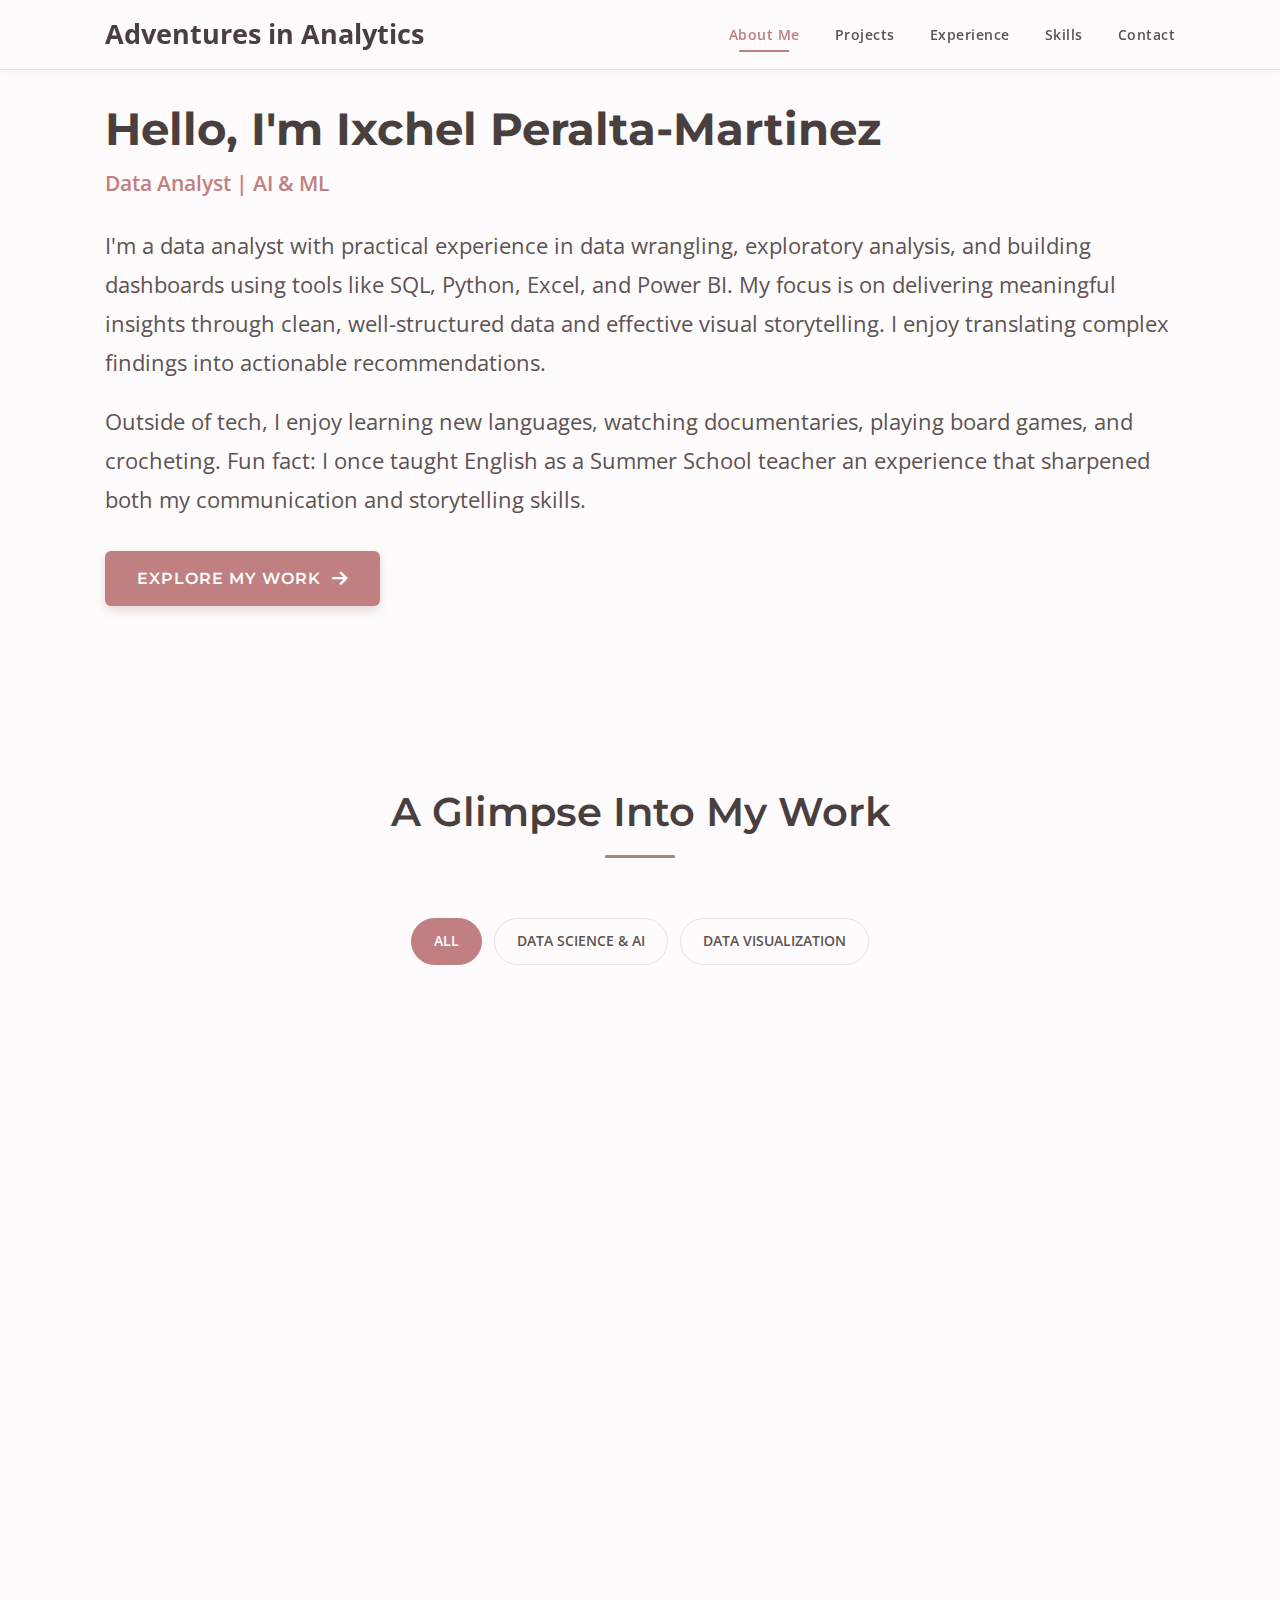
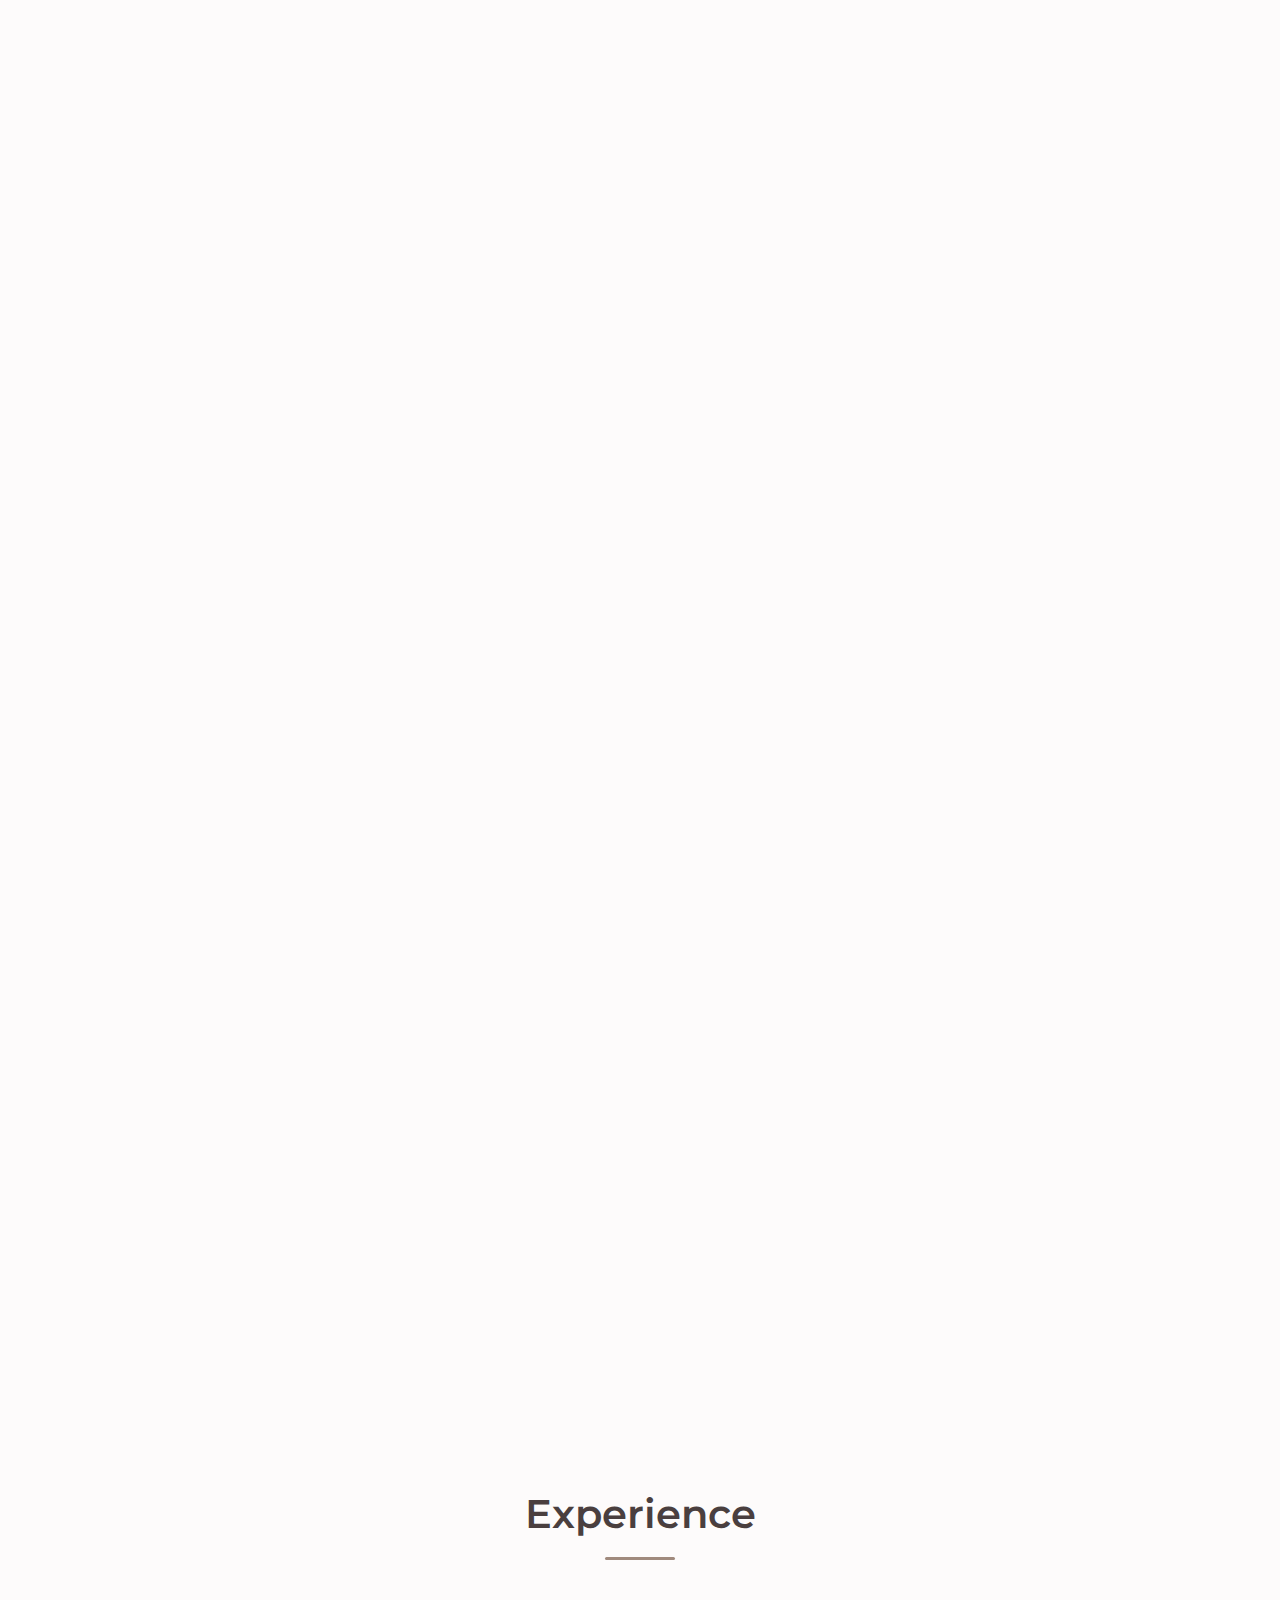
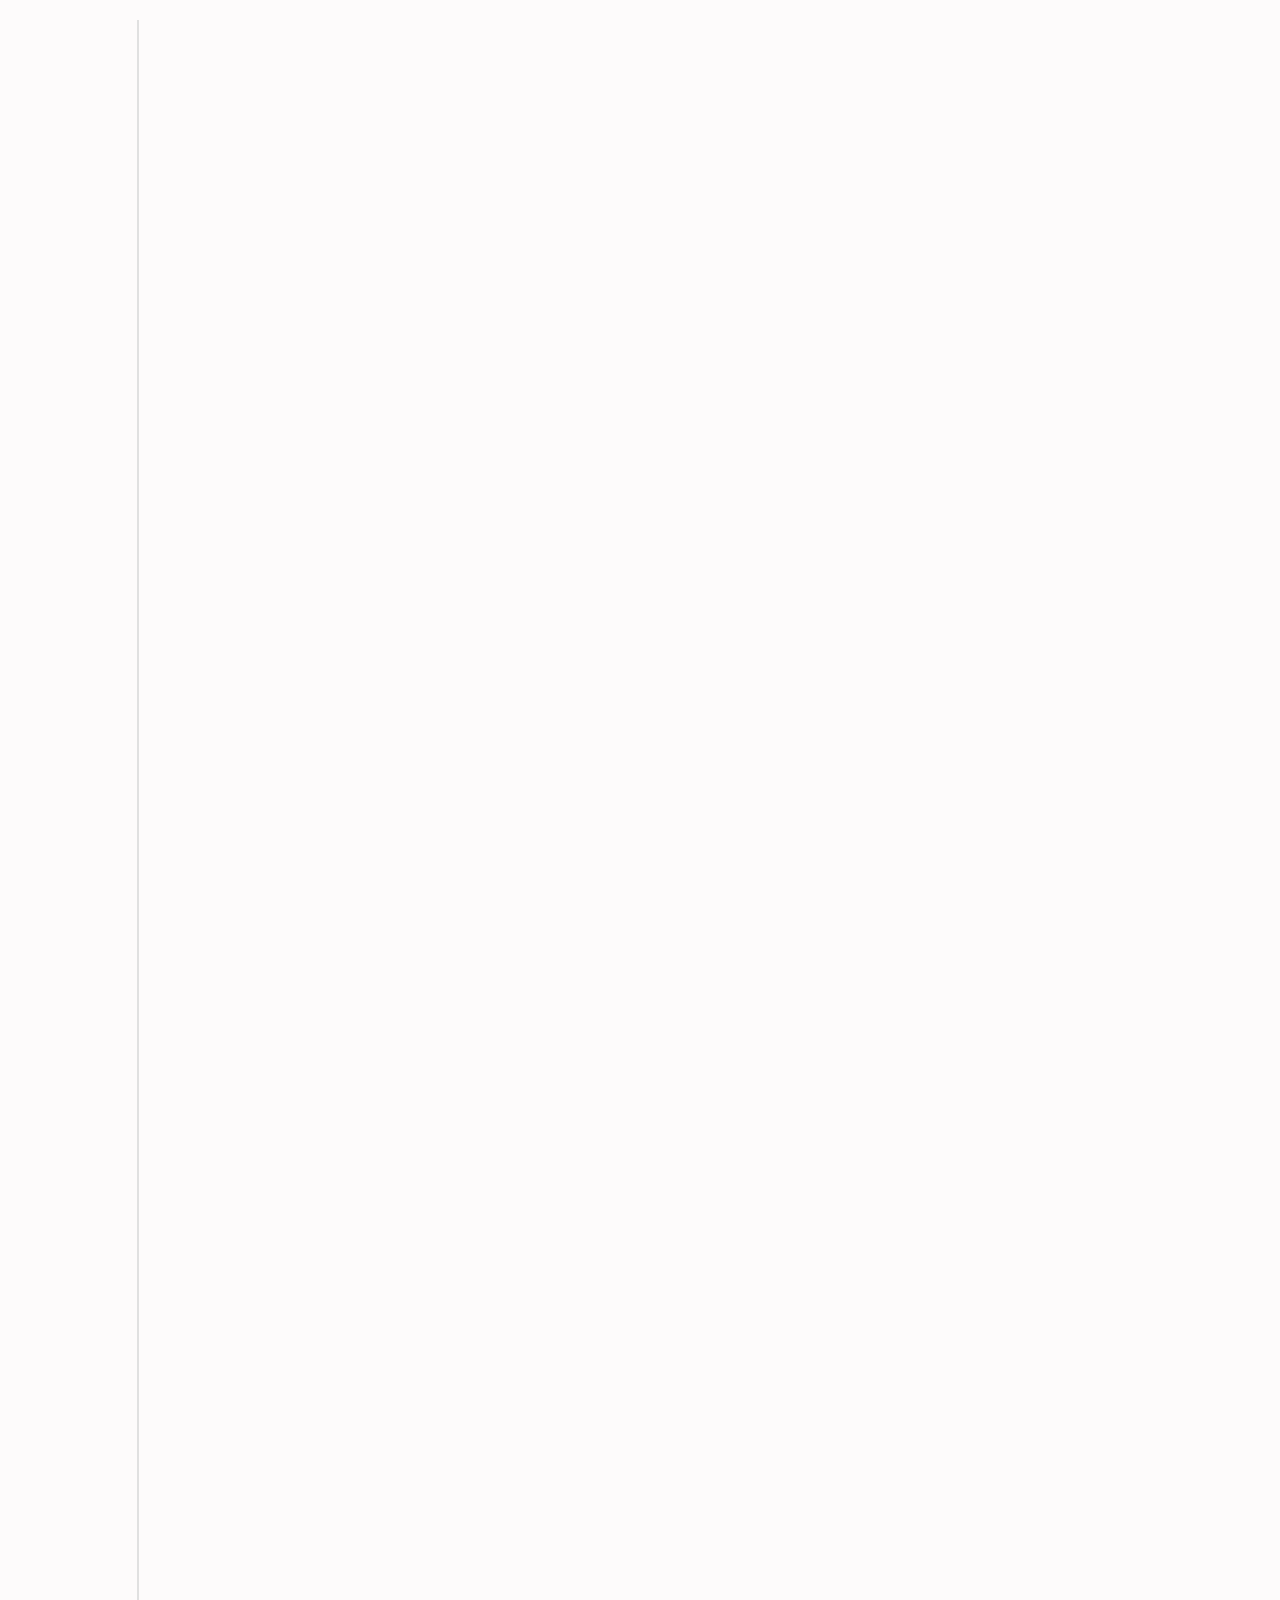
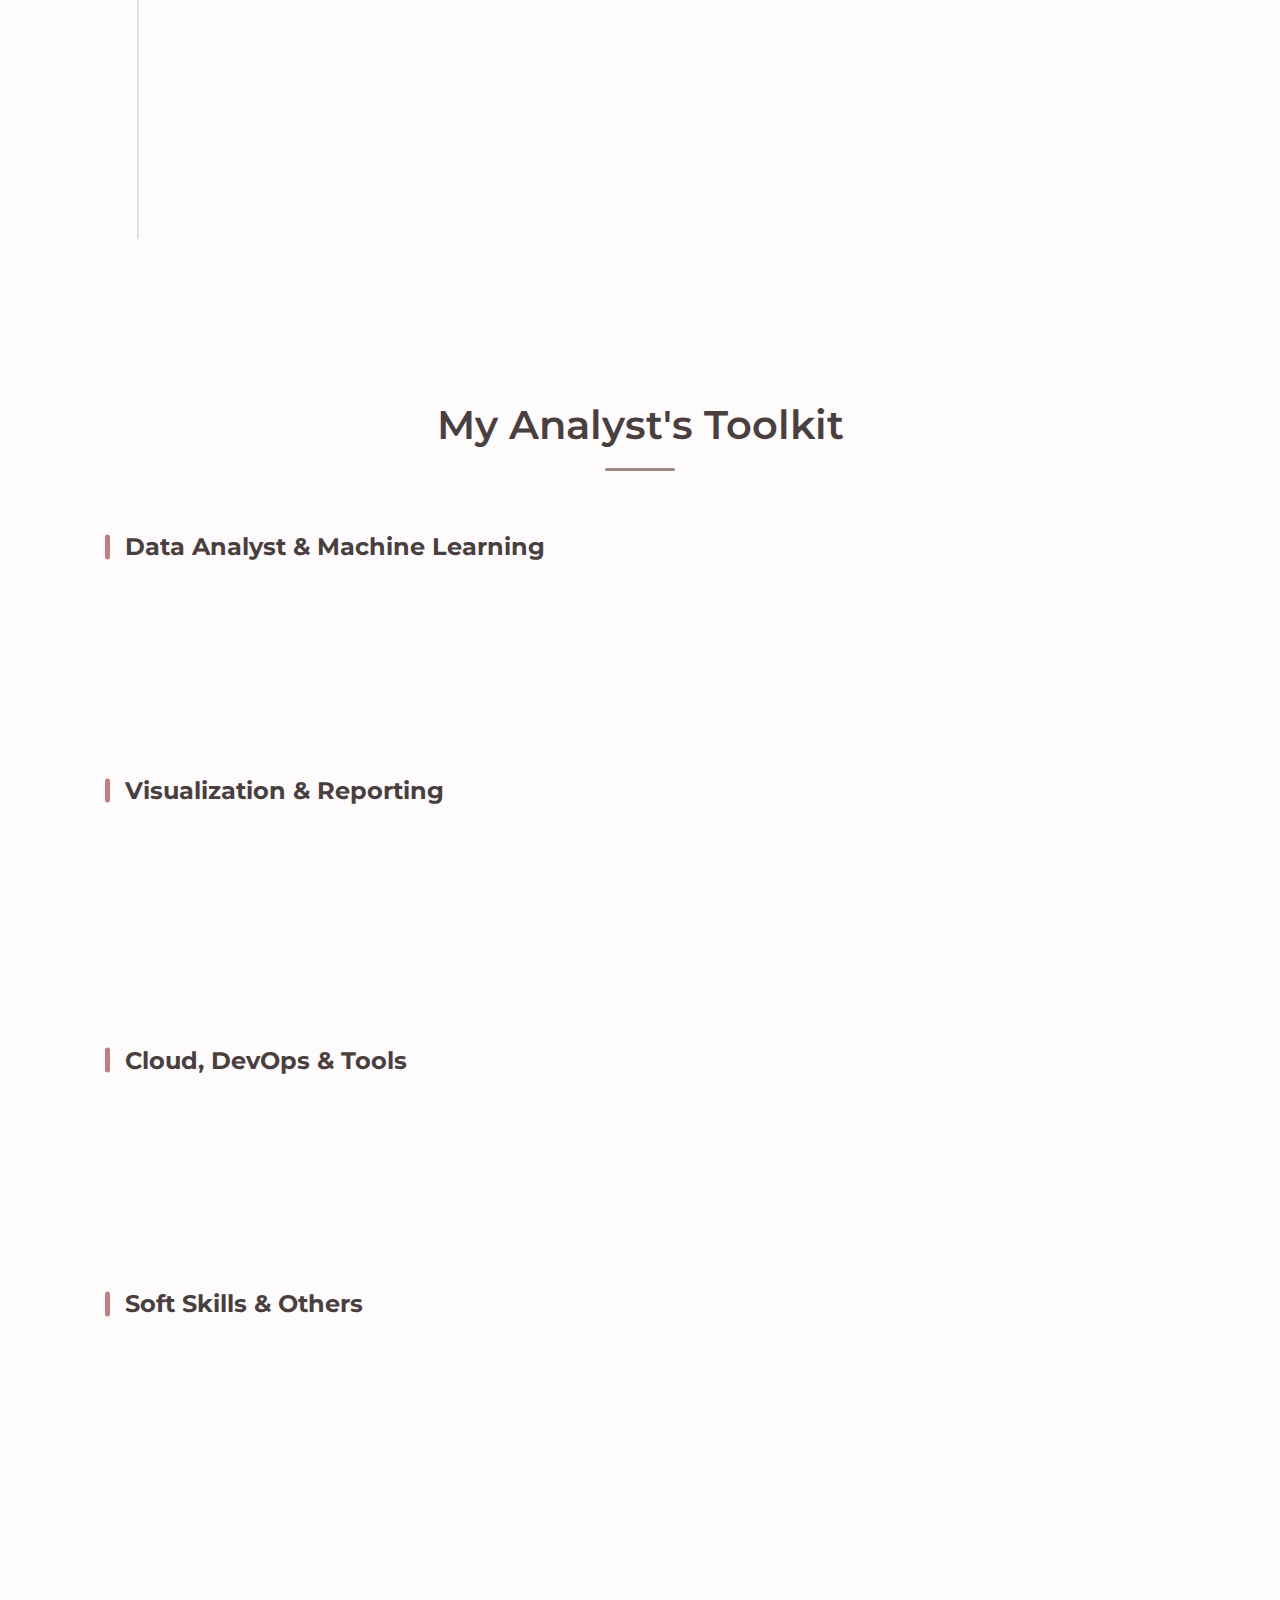
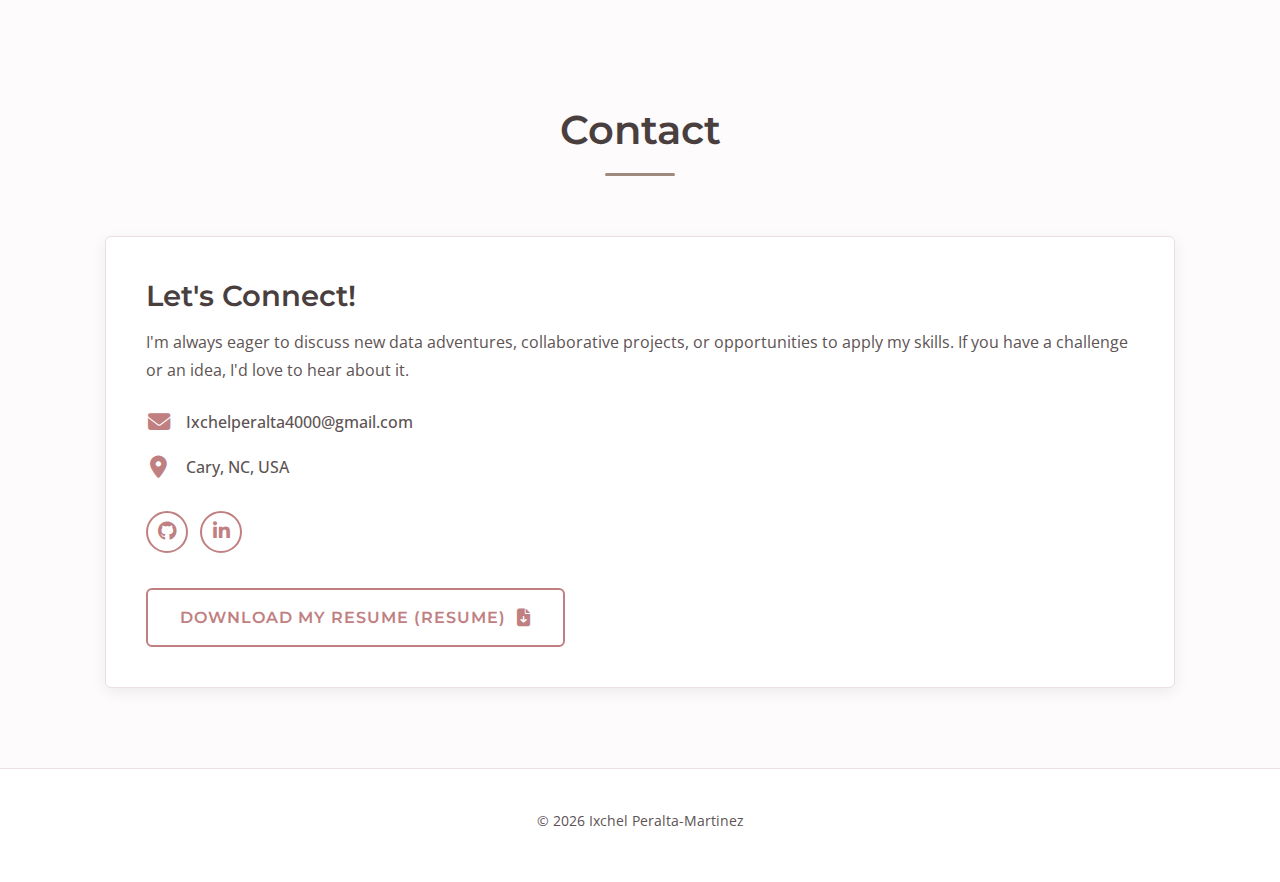
<file: index.html>
<!DOCTYPE html>
<html lang="en">
<head>
    <meta charset="UTF-8">
    <meta name="viewport" content="width=device-width, initial-scale=1.0">
    <meta name="description" content="Data Science Portfolio showcasing projects, skills, and experience in exploring the world of data.">
    <title>Ixchel Peralta-Martinez Portfolio</title>
    <link rel="icon" type="image/png" href="assets\Images\meerkat_img.png">
    <link rel="preconnect" href="https://fonts.googleapis.com">
    <link rel="preconnect" href="https://fonts.gstatic.com" crossorigin>
    <link href="https://fonts.googleapis.com/css2?family=Montserrat:wght@400;600;700&family=Open+Sans:wght@400;600&display=swap" rel="stylesheet">
    
    <link href="https://cdnjs.cloudflare.com/ajax/libs/font-awesome/6.4.0/css/all.min.css" rel="stylesheet">
    <link rel="stylesheet" href="css/style.css">
</head>
<body>
    <!-- Header -->
    <header>
        <div class="container">
            <nav class="navbar">
                <a href="#about" class="logo">Adventures in Analytics</a>
                <ul class="nav-links">
                    <li><a href="#about">About Me</a></li>
                    <li><a href="#projects">Projects</a></li>
                    <li><a href="#experience">Experience</a></li>
                    <li><a href="#skills">Skills</a></li>
                    <li><a href="#contact">Contact</a></li>
                </ul>
                <button class="nav-toggle" aria-label="toggle navigation">
                    <span class="hamburger"></span>
                </button>
            </nav>
        </div>
    </header>

    <main>
       <!-- About Me Section -->
    <section class="about-me-section" id="about">
    <div class="container">
        <div class="about-content-wrapper"> 
            <div class="about-text">
                <h1>Hello, I'm Ixchel Peralta-Martinez</h1>
                <p class="about-subtitle">Data Analyst | AI & ML</p> 
                   <div class="about-details">
                
                        <p>
                         I'm a data analyst with practical experience in data wrangling, exploratory analysis, and building dashboards using tools like SQL, Python, Excel, and Power BI. 
                            My focus is on delivering meaningful insights through clean, well-structured data and effective visual storytelling. I enjoy translating complex findings into actionable recommendations.
                        </p>
                         <p>
                        Outside of tech, I enjoy learning new languages, watching documentaries, playing board games, and crocheting. Fun fact: I once taught English as a Summer School teacher an experience that sharpened both my communication and storytelling skills.
                        </p>
                    </div>
                    
                <a href="#projects" class="btn">Explore My Work <i class="fas fa-arrow-right"></i></a> 
                </div>
        </div>
        </div>
    </section>

  <!-- Projects Section -->
        <section id="projects">
            <div class="container">
                <h2 class="section-title">A Glimpse Into My Work</h2>
                <div class="category-nav">
                    <a href="#" class="active" data-filter="all">ALL</a>
                    <a href="#" data-filter="data-science">DATA SCIENCE & AI</a>
                    <a href="#" data-filter="visualization">DATA VISUALIZATION</a>
                    
                </div>
                <div class="projects-grid">
                    <!-- Project 1 -->

                    <div class="project-card" data-category="data-science">
                        <img src="assets\Images\Flight_Dashboard.png" alt="Air Passenger Forecasting for NC Hubs CLT & RDU" class="project-img">
                        <div class="project-info">
                            <h3 class="project-title">Air Passenger Forecasting for NC Hubs CLT & RDU</h3>
                            <p class="project-desc">
                               Forecasting monthly airline passenger traffic for Charlotte and Raleigh-Durham airports using time series models in R (ETS, ARIMA). Includes spatial mapping, STL decomposition, and a Shiny dashboard for interactive visualization. Data spans 2000–2019 with forecasts through mid-2020.
                            </p>
                            <div class="project-tags">
                                <span class="tag">R</span>
                                <span class="tag">Shiny dashboard</span>
                                <span class="tag">Time Series</span>
                            </div>
                            <div class="project-links">
                                <a href="assets\pdfs\Forecasting_Flights_Charlotte_Raleigh.pdf" class="project-link"  aria-label="View Analysis Report" target="_blank" rel="noopener noreferrer">
                                    <i class="fas fa-file-alt"></i>Report
                                </a>
                                <a href= "assets\notebooks\Forecasting_Flights_Charlotte_Raleigh.html" class="project-link"  aria-label="View R Markdown Notebook"  target="_blank"  rel="noopener noreferrer">
                                    <i class="fas fa-chart-line"></i>Notebook
                                </a>
                                <a href="https://my-shiny-flightmap.shinyapps.io/air_traffic/"  class="project-link"  aria-label="View Demo" target="_blank" rel="noopener noreferrer">
                                    <i class="fas fa-play-circle"></i> Demo
                                </a>
                                <a href="https://github.com/IxchelPM/Air-Passenger-Forecasting-for-NC-Hubs-CLT-RDU"  class="project-link"  aria-label="View on GitHub" target="_blank" rel="noopener noreferrer">
                                    <i class="fab fa-github"></i> GitHub
                                </a>
                            </div>
                        </div>
                    </div>
                    
                       <!-- Project 2 -->
                    <div class="project-card" data-category="data-science">
                        <img src="assets\Images\Grow_To_Impress.png" alt="Grow to Impress" class="project-img">
                        <div class="project-info">
                            <h3 class="project-title">Grow to Impress</h3>
                            <p class="project-desc">
                              A web platform designed to empower young girls (ages 14–19) with personal development tools, AI support, and mentorship guidance, especially in male-dominated fields like tech. 
                              Built by first-generation college students, Grow to Impress helps girls build confidence, gain skills, and find mentorship. 
                            </p>
                            <div class="project-tags">
                                <span class="tag">HTML & CSS</span>
                                <span class="tag">JavaScript</span>
                                <span class="tag">Google Generative AI</span>
                            </div>
                            <div class="project-links">
                                <a href="https://www.youtube.com/watch?v=jib_LehQSKQ&ab_channel=MafeDuran"  class="project-link"  aria-label="View Demo" target="_blank" rel="noopener noreferrer">
                                    <i class="fas fa-play-circle"></i> Demo
                                </a>
                                <a href="https://github.com/IxchelPM/Grow-To-Impress"  class="project-link"  aria-label="View on GitHub" target="_blank" rel="noopener noreferrer">
                                    <i class="fab fa-github"></i> GitHub
                                </a>
                            </div>
                        </div>
                    </div>

                     <!-- Project 3 -->
                     <div class="project-card" data-category="data-science">
                        <img src="assets\Images\Song_Pie_Chart.png" alt="Spotify Top 2000 Song Popularity Classification" class="project-img">
                        <div class="project-info">
                            <h3 class="project-title">Spotify Top 2000 Song Popularity Classification</h3>
                            <p class="project-desc">
                              This R project uses Spotify’s All-Time Top 2000 Tracks to classify songs as popular or not popular based on audio features and genre. It applies classification models like Logistic Regression, LDA, QDA, and KNN, and evaluates them using accuracy, sensitivity, specificity, and runtime.
                            </p>
                            <div class="project-tags">
                                <span class="tag">R</span>
                                <span class="tag">ML Algorithms</span>
                                <span class="tag">Classification</span>
                            </div>
                            <div class="project-links">
                                <a href="assets\pdfs\Top_2000_Spotify_Song_Popularity_Classification.pdf" class="project-link"  aria-label="View Analysis Report" target="_blank" rel="noopener noreferrer">
                                    <i class="fas fa-file-alt"></i>Report
                                </a>
                                <a href= "assets\notebooks\Song_Popularity_Classification.html" class="project-link"  aria-label="View R Markdown Notebook"  target="_blank"  rel="noopener noreferrer">
                                    <i class="fas fa-chart-line"></i>Notebook
                                </a>
                                <a href="https://github.com/IxchelPM/Spotify-Top-2000-Song-Popularity-Classification"  class="project-link"  aria-label="View on GitHub" target="_blank" rel="noopener noreferrer">
                                    <i class="fab fa-github"></i> GitHub
                                </a>
                            </div>
                        </div>
                    </div>

                         <!-- Project 4 -->
                    <div class="project-card" data-category="data-science">
                        <img src="assets\Images\ClaraNP_poster.png" alt="ClaraNP Chatbot for Nursing Education" class="project-img">
                        <div class="project-info">
                            <h3 class="project-title">ClaraNP Chatbot for Nursing Education</h3>
                            <p class="project-desc">
                             ClaraNP generative AI for nursing curriculum creation.Focused on leveraging large language models and advanced PDF processing to enhance content accuracy and implement hallucination mitigation.  
                            </p>
                            <div class="project-tags">
                                <span class="tag">Python</span>
                                <span class="tag">LLM</span>
                                <span class="tag">Scikit-learn</span>
                                <span class="tag">TensorFlow</span>
                            </div>
                            <div class="project-links">
                                <a href="https://openreview.net/pdf?id=tcgpLqqxvn" class="project-link"  aria-label="View Paper" target="_blank" rel="noopener noreferrer">
                                    <i class="fas fa-file-alt"></i>Paper
                                </a>
                                 <a href="assets\pdfs\ClaraNP_CWIC_poster_v2.pdf" class="project-link"  aria-label="View Poster" target="_blank" rel="noopener noreferrer">
                                    <i class="fas fa-file-alt"></i>Poster
                                </a>

                            </div>
                        </div>
                    </div>
                    
                     <!-- Project 5 -->
                    <div class="project-card" data-category="data-science">
                        <img src="assets\Images\AI_Poster.png" alt="Artistic Intelligence" class="project-img">
                        <div class="project-info">
                            <h3 class="project-title">Artistic Intelligence</h3>
                            <p class="project-desc">
                               We developed a LoRA model to replicate the unique art style of local artist Ivy Li. Using standardized and annotated images, we generated custom embeddings with Stable Diffusion and created new artworks guided by text prompts. 
                            </p>
                            <div class="project-tags">
                                <span class="tag">Python</span>
                                <span class="tag">Text-to-Image Generation</span>
                                <span class="tag">Prompting</span>
                            </div>
                            <div class="project-links">
                                <a href="assets/pdfs/Artistic_Intelligence.pdf" class="project-link"  aria-label="View Poster" target="_blank" rel="noopener noreferrer">
                                    <i class="fas fa-file-alt"></i>Poster
                                </a>
                            </div>
                        </div>
                    </div>
    
                     <!-- Project 6 -->
                    <div class="project-card" data-category="visualization">
                        <img src="assets\Images\covid_chart.png" alt="Exploring Perceptions and Emotions During COVID-19" class="project-img">
                        <div class="project-info">
                            <h3 class="project-title">Exploring Perceptions and Emotions During COVID-19</h3>
                            <p class="project-desc">
                              Analyzing emotions during COVID-19 through surveys and Twitter sentiment using Python and NLP.
                            </p>
                            <div class="project-tags">
                                <span class="tag">Python</span>
                                <span class="tag">NLP</span>
                                <span class="tag">NumPy</span>
                                <span class="tag">Pandas</span>
                            </div>
                            <div class="project-links">
                                <a href= "assets\notebooks\Covid_Analysis.html" class="project-link"  aria-label="View Jupyter Notebook"  target="_blank"  rel="noopener noreferrer">
                                    <i class="fas fa-chart-line"></i>Notebook
                                </a>
                                <a href="https://github.com/IxchelPM/Perceptions-Emotions-During-COVID-19-Survey-Twitter-Analysis"  class="project-link"  aria-label="View on GitHub" target="_blank" rel="noopener noreferrer">
                                    <i class="fab fa-github"></i> GitHub
                                </a>
                            </div>
                        </div>
                    </div>

                   
                    
                      <!-- Project 7 -->
                    <div class="project-card" data-category="visualization">
                        <img src="assets\Images\Workforce_Insights.png" alt="Workforce Insights Dashboard" class="project-img">
                        <div class="project-info">
                            <h3 class="project-title">Workforce Insights Dashboard</h3>
                            <p class="project-desc">
                              Interactive Streamlit dashboard for visualizing workforce trends, industry growth, skill demands, and employment outcomes using dynamic charts and heatmaps.
                            </p>
                            <div class="project-tags">
                                <span class="tag">Python</span>
                                <span class="tag">Streamlit</span>
                                <span class="tag">Pandas</span>
                            </div>
                            <div class="project-links">
                                <a href="https://workforce-insights-dashboard.streamlit.app/"  class="project-link"  aria-label="View Demo" target="_blank" rel="noopener noreferrer">
                                    <i class="fas fa-play-circle"></i> Demo
                                </a>
                                <a href="https://github.com/IxchelPM/Workforce-Insights-Dashboard"  class="project-link"  aria-label="View on GitHub" target="_blank" rel="noopener noreferrer">
                                    <i class="fab fa-github"></i> GitHub
                                </a>
                            </div>
                        </div>
                    </div>
                    
                
                     
                    
        </section>
      <!-- Experience Section -->
       <section id="experience">
    <div class="container">
        <h2 class="section-title">Experience</h2>
        <div class="timeline">

            <!-- Experience 1 -->
            <div class="timeline-item">
                <div class="timeline-icon">
                    <img src="assets\Images\Pearson.png" alt="Pearson">
                </div>
                <div class="timeline-content">
                    <h3 class="timeline-title">Data Management Analyst</h3>
                    <h4 class="timeline-company">Pearson</h4>
                    <p class="timeline-desc">
                        • Designed and implemented relational database tables with role-based access controls, enhancing data security and supporting multi-user querying.<br>
                        • Developed JavaScript automation scripts to create, update, and delete records, streamlining workflows and improving data integrity across systems.<br>
                        • Built dynamic dashboards in ServiceNow to track key performance indicators (KPIs), enabling real-time monitoring and data-driven decision-making across departments.

                    </p>
                    <span class="timeline-date">Jan 2025 – Apr 2025 | Durham, NC</span>
                </div>
            </div>

            <!-- Experience 2 -->
           <div class="timeline-item">
            <div class="timeline-icon">
                <img src="assets/Images/uncw-house-logo-pms-281-notpad-our.png" alt="UNCW">
            </div>
            <div class="timeline-content">
                <h3 class="timeline-title">IT Technician & Customer Service Representative</h3>
                <h4 class="timeline-company">UNCW Technology Assistance Center</h4>
                <p class="timeline-desc">
                    • Delivered responsive technical support to students, faculty, and staff—resolving up to 10 in-person and remote issues per shift with a focus on clear communication and service excellence.<br>
                    • Diagnosed and resolved network connectivity, software, and authentication issues while ensuring a positive client experience.<br>
                    • Applied ITSM principles and knowledge base resources to efficiently manage and resolve incidents using TeamDynamix.<br>
                    • Collaborated with internal tech teams to escalate and follow through on complex cases, ensuring timely and accurate resolution.
                </p>
                <span class="timeline-date">Jan 2022 – Dec 2024 | Wilmington, NC</span>
            </div>
        </div>
    
              <!-- Experience 3 -->
            <div class="timeline-item">
                <div class="timeline-icon">
                    <img src="assets/Images/Pearson.png" alt="Pearson">
                </div>
                <div class="timeline-content">
                    <h3 class="timeline-title">Data Analyst Intern</h3>
                    <h4 class="timeline-company">Pearson</h4>
                    <p class="timeline-desc">
                        • Applied NLP, machine learning, and generative AI to classify software categories and detect duplicates, improving catalog accuracy and consistency. <br>
                        • Identified overlaps and inefficiencies across 250+ software tools, supporting an estimated $30K in potential cost-saving recommendations.<br>
                        • Developed an interactive R Shiny dashboard to explore data, visualize insights, and support informed decision-making by stakeholders.  
                    </p>
                    <span class="timeline-date">Jun 2024 – Aug 2024 | Durham, NC</span>
                </div>
            </div>
             <!-- Experience 4 -->
           <div class="timeline-item">
            <div class="timeline-icon">
                <img src="assets/Images/uncw-house-logo-pms-281-notpad-our.png" alt="UNCW">
            </div>
                <div class="timeline-content">
                    <h3 class="timeline-title">Graduate Research Assistant</h3>
                    <h4 class="timeline-company">UNCW</h4>
                    <p class="timeline-desc">
                        • Worked with a faculty‑led team to develop an embedding and LoRa model to replicate the unique style of a local artist  Ivy Li, enhancing the efficiency and automation of art creation.<br>
                        • Implemented advanced Stable Diffusion generative AI strategies, utilizing both specific and general text‑to‑image 
                        prompts, as well as negative prompts, to fine‑tune the AI's performance.
                    </p>
                    <span class="timeline-date">Sep 2023 – May 2024 | Wilmington, NC</span>
                </div>
            </div>

            <!-- Experience 5 -->
            <div class="timeline-item">
                <div class="timeline-icon">
                    <img src="assets\Images\biostudy-logo-300x150.jpg" alt="Biostudy Solutions LLC">
                </div>
                <div class="timeline-content">
                    <h3 class="timeline-title">Statistical Analyst Intern</h3>
                    <h4 class="timeline-company">Biostudy Solutions LLC</h4>
                    <p class="timeline-desc">
                        • Cleaned, formatted, and analyzed data for 10+ pharmacokinetic and in vitro studies using SAS and Excel.<br>
                        • Validated tables, listings, and visualizations for FDA and GCP compliance, achieving 100% error-free submissions.<br>
                        • Collaborated with senior biostatisticians to cross-verify statistical methods and ensure consistent reporting.
                    </p>
                    <span class="timeline-date">Sep 2022 – May 2023 | Wilmington, NC</span>
                </div>
            </div>

        </div>
    </div>
</section>

   <!-- Skills Section -->
<section id="skills">
  <div class="container">
    <h2 class="section-title">My Analyst's Toolkit</h2>
    <div class="skills-container">

      <!-- Data Science & Machine Learning -->
      <div class="skill-category">
        <h3 class="skill-category-title">Data Analyst & Machine Learning</h3>
        <div class="skills-grid">
          <div class="skill-item"><i class="fab fa-python skill-icon"></i> <span class="skill-name">Python</span></div>
          <div class="skill-item"><i class="fab fa-r-project skill-icon"></i> <span class="skill-name">R</span></div>
          <div class="skill-item"><i class="fas fa-database skill-icon"></i> <span class="skill-name">SQL</span></div>
          <div class="skill-item"><i class="fas fa-chart-pie skill-icon"></i> <span class="skill-name">Pandas</span></div>
          <div class="skill-item"><i class="fas fa-superscript skill-icon"></i> <span class="skill-name">NumPy</span></div>
          <div class="skill-item"><i class="fas fa-brain skill-icon"></i> <span class="skill-name">Scikit-learn</span></div>
        </div>
      </div>

      <!-- Data Visualization & Reporting -->
      <div class="skill-category">
        <h3 class="skill-category-title">Visualization & Reporting</h3>
        <div class="skills-grid">
          <div class="skill-item"><i class="fas fa-file-alt skill-icon"></i> <span class="skill-name">Power BI</span></div>
          <div class="skill-item"><i class="fas fa-chart-pie skill-icon"></i> <span class="skill-name">Tableau</span></div>
          <div class="skill-item"><i class="fas fa-file-excel skill-icon"></i> <span class="skill-name">Excel</span></div>
          <div class="skill-item"><i class="fab fa-r-project skill-icon"></i> <span class="skill-name">R Shiny</span></div>
        <div class="skill-item"><i class="fas fa-chart-line skill-icon"></i> <span class="skill-name">Matplotlib & Seaborn</span></div>
          <div class="skill-item"><i class="fas fa-stream skill-icon"></i> <span class="skill-name">Streamlit</span></div>
        </div>
      </div>

      <!-- Cloud, DevOps & Tools -->
      <div class="skill-category">
        <h3 class="skill-category-title">Cloud, DevOps & Tools</h3>
        <div class="skills-grid">
          <div class="skill-item"><i class="fab fa-git-alt skill-icon"></i> <span class="skill-name">Git & GitHub</span></div>
          <div class="skill-item"><i class="fas fa-cloud skill-icon"></i> <span class="skill-name">Azure</span></div>
        </div>
      </div>

      <!-- Soft Skills & Others -->
      <div class="skill-category">
        <h3 class="skill-category-title">Soft Skills & Others</h3>
        <div class="skills-grid">
          <div class="skill-item"><i class="fas fa-comments skill-icon"></i> <span class="skill-name">Communication & Presentation</span></div>
          <div class="skill-item"><i class="fas fa-lightbulb skill-icon"></i> <span class="skill-name">Problem Solving & Critical Thinking</span></div>
          <div class="skill-item"><i class="fas fa-users skill-icon"></i> <span class="skill-name">Team Collaboration</span></div>
        </div>
      </div>

    </div>
  </div>
</section>


        <!-- Contact Section -->
        <section id="contact">
            <div class="container">
                <h2 class="section-title">Contact</h2>
                 <div class="contact-content">
                    <div class="contact-text">
                        <h3>Let's Connect!</h3>
                        <p>I'm always eager to discuss new data adventures, collaborative projects, or opportunities to apply my skills. If you have a challenge or an idea, I'd love to hear about it.</p>
                        <div class="contact-info-item">
                            <i class="fas fa-envelope"></i>
                            <span>Ixchelperalta4000@gmail.com</span>
                        </div>
                        <div class="contact-info-item">
                            <i class="fas fa-map-marker-alt"></i>
                            <span>Cary, NC, USA </span>
                        </div>
                        <div class="social-icons">
                            <a href="https://github.com/IxchelPM" aria-label="GitHub Profile" target="_blank" rel="noopener noreferrer"><i class="fab fa-github"></i></a>
                            <a href="https://www.linkedin.com/in/ixchel-peralta/" aria-label="LinkedIn Profile" target="_blank" rel="noopener noreferrer"><i class="fab fa-linkedin-in"></i></a>                        
                        </div>
                        <a href="assets\pdfs\IxchelPeraltaM_Resume.pdf" class="btn resume-btn" target="_blank" rel="noopener noreferrer">Download My Resume (Resume)<i class="fas fa-file-download"></i></a>
                    </div>
                </div>
            </div>
        </section>
    </main>

    <!-- Footer -->
    <footer>
        <div class="container">
            <p>© <span id="currentYear"></span> Ixchel Peralta-Martinez</p>
        </div>
    </footer>

    <script src="js/script.js"></script>
</body>
</html>
</file>
<file: css/style.css>
:root {
    /* --- Rose & Warm Grays --- */
    --background-color: #FDFBFB;       
    --primary-color: #FFFFFF;             
    --border-color: #EAE0E0;              
    
    --text-color: #5D5353;                
    --heading-color: #4A3F3F;             
    
    --accent-primary: #C08081;            
    --accent-primary-darker: #AE696A;     
    --accent-secondary: #A08A7D;          
    --accent-secondary-darker: #897365;   
    --font-primary: 'Montserrat', sans-serif;
    --font-secondary: 'Open Sans', sans-serif;

    --header-height: 70px;
    --border-radius: 6px;
    --box-shadow: 0 4px 15px rgba(0, 0, 0, 0.07);
}

* {
    margin: 0;
    padding: 0;
    box-sizing: border-box;
}

html {
    scroll-behavior: smooth;
    font-size: 16px;
}

body {
    font-family: var(--font-secondary);
    background-color: var(--background-color);
    color: var(--text-color);
    line-height: 1.7;
    overflow-x: hidden;
}

/* Typography */
h1, h2, h3, h4, h5, h6 {
    font-family: var(--font-primary);
    color: var(--heading-color);
    margin-bottom: 0.75em;
    line-height: 1.3;
    font-weight: 600;
}

h1 { font-size: clamp(2.4rem, 5vw, 3.2rem); }
h2 { font-size: clamp(1.8rem, 4vw, 2.5rem); }
h3 { font-size: clamp(1.4rem, 3vw, 1.6rem); }

p {
    margin-bottom: 1rem;
}

a {
    color: var(--accent-primary);
    text-decoration: none;
    transition: color 0.3s ease;
}

a:hover {
    color: var(--accent-primary-darker);
}

img {
    max-width: 100%;
    height: auto;
    display: block;
}

.container {
    width: 90%;
    max-width: 1100px;
    margin: 0 auto;
    padding: 0 15px;
}

section {
    padding: 80px 0;
}

/* Header & Navbar */
header {
    background-color: rgba(253, 251, 251, 0.95); 
    backdrop-filter: blur(8px);
    position: fixed;
    width: 100%;
    top: 0;
    left: 0;
    z-index: 1000;
    height: var(--header-height);
    border-bottom: 1px solid var(--border-color);
    display: flex;
    align-items: center;
    box-shadow: 0 2px 10px rgba(0,0,0,0.05);
}

.navbar {
    display: flex;
    justify-content: space-between;
    align-items: center;
    width: 100%;
}

.logo {
    font-size: 1.7rem;
    font-weight: 700;
    color: var(--heading-color);
}

.logo span {
    color: var(--accent-primary);
}

.nav-links {
    display: flex;
    list-style: none;
}

.nav-links li {
    margin-left: 35px;
}

.nav-links a {
    color: var(--text-color);
    font-weight: 600;
    font-size: 0.9rem;
    padding: 5px 0;
    position: relative;
    letter-spacing: 0.5px;
}

.nav-links a::after {
    content: '';
    position: absolute;
    width: 0;
    height: 2px;
    bottom: -3px;
    left: 50%;
    transform: translateX(-50%);
    background-color: var(--accent-primary);
    transition: width 0.3s ease;
}

.nav-links a:hover, .nav-links a.active {
    color: var(--accent-primary);
}
.nav-links a:hover::after, .nav-links a.active::after {
    width: 70%;
}

.nav-toggle {
    display: none;
    background: transparent;
    border: none;
    color: var(--heading-color);
    font-size: 1.5rem;
    cursor: pointer;
    z-index: 1001;
}

.hamburger {
    display: block;
    width: 25px;
    height: 3px;
    background: var(--heading-color);
    position: relative;
    border-radius: 3px;
    transition: transform 0.3s ease;
}
.hamburger::before,
.hamburger::after {
    content: '';
    position: absolute;
    width: 25px;
    height: 3px;
    background: var(--heading-color);
    left: 0;
    border-radius: 3px;
    transition: transform 0.3s ease, top 0.3s ease;
}
.hamburger::before { top: -8px; }
.hamburger::after { top: 8px; }

.nav-open .hamburger { transform: rotate(45deg); }
.nav-open .hamburger::before { top: 0; transform: rotate(90deg); }
.nav-open .hamburger::after { display: none; }

.about-me-section {
    display: flex;
    align-items: center;
    background-color: var(--background-color);
    padding: 100px 0;
}

.about-content-wrapper {
    display: flex;
    flex-direction: row;
    align-items: center;
    gap: 60px;
    flex-wrap: wrap;
}

/* Image Styling */
.about-image-container {
    flex: 0 0 250px;
    max-width: 250px;
    height: 250px;
    overflow: hidden;
    border-radius: 50%;
    box-shadow: 0 6px 20px rgba(0, 0, 0, 0.15);
    border: 4px solid var(--accent-primary);
}

.about-profile-img {
    width: 100%;
    height: 100%;
    object-fit: cover;
    display: block;
}

.about-text {
    flex: 1;
    min-width: 320px;
}

.about-text h1 {
    font-size: clamp(2rem, 5vw, 2.8rem);
    color: var(--heading-color);
    margin-bottom: 0.5rem;
    font-weight: 700;
}

.about-subtitle {
    font-size: clamp(1rem, 2vw, 1.3rem);
    color: var(--accent-primary);
    font-weight: 600;
    margin-bottom: 1.5rem;
    font-family: var(--font-secondary);
}

.about-intro,
.about-details p {
    font-size: 1.4rem;
    line-height: 1.75;
    color: var(--text-color);
    margin-bottom: 1.2rem;
    font-weight: 400;
}

.about-details p:last-child {
    margin-bottom: 2rem;
}

/* Buttons */
.btn {
    display: inline-flex;
    align-items: center;
    gap: 0.7em;
    padding: 14px 32px;
    background-color: var(--accent-primary);
    color: #fff;
    border: none;
    border-radius: var(--border-radius);
    font-weight: 600;
    font-family: var(--font-primary);
    text-transform: uppercase;
    letter-spacing: 1px;
    transition: background-color 0.3s ease, transform 0.2s ease, box-shadow 0.3s ease;
    box-shadow: 0 4px 10px rgba(192, 128, 129, 0.3); /* Shadow from accent color (Dusty Rose) */
}

.btn:hover {
    background-color: var(--accent-primary-darker);
    color: #fff;
    transform: translateY(-3px);
    box-shadow: 0 6px 15px rgba(192, 128, 129, 0.4);
}
.btn i {
    font-size: 1.1em;
}

.btn.resume-btn {
    background-color: transparent;
    color: var(--accent-primary);
    border: 2px solid var(--accent-primary);
    box-shadow: none;
}
.btn.resume-btn:hover {
    background-color: var(--accent-primary);
    color: #fff;
    box-shadow: 0 4px 10px rgba(192, 128, 129, 0.3);
}


/* Section Title */
.section-title {
    text-align: center;
    margin-bottom: 60px;
    position: relative;
    padding-bottom: 20px;
}

.section-title::after {
    content: '';
    position: absolute;
    width: 70px;
    height: 3px;
    background: var(--accent-secondary); /* Taupe for section underline */
    bottom: 0;
    left: 50%;
    transform: translateX(-50%);
    border-radius: 3px;
}

/* Category Navigation */
.category-nav {
    display: flex;
    justify-content: center;
    flex-wrap: wrap;
    gap: 12px;
    margin-bottom: 50px;
}

.category-nav a {
    padding: 10px 22px;
    color: var(--text-color);
    font-weight: 600;
    border: 1px solid var(--border-color);
    border-radius: 30px;
    transition: all 0.3s ease;
    font-size: 0.9rem;
}

.category-nav a:hover,
.category-nav a.active {
    background-color: var(--accent-primary);
    color: #fff;
    border-color: var(--accent-primary);
}

/* Projects Grid */
.projects-grid {
    display: grid;
    grid-template-columns: repeat(auto-fit, minmax(300px, 1fr));
    gap: 2rem;
    width: 100%;
}

.project-card {
    background-color: var(--primary-color);
    border-radius: var(--border-radius);
    overflow: hidden;
    transition: transform 0.3s ease, box-shadow 0.3s ease;
    border: 1px solid var(--border-color);
    box-shadow: var(--box-shadow);
    display: flex;
    flex-direction: column;
    height: 100%;
    margin: 0;
}

.project-card:hover {
    transform: translateY(-8px);
    box-shadow: 0 8px 25px rgba(0, 0, 0, 0.1);
}

.project-img {
    width: 100%;
    height: 200px;
    object-fit: cover;
    border-bottom: 1px solid var(--border-color);
}

.project-info {
    padding: 1.5rem;
    flex-grow: 1;
    display: flex;
    flex-direction: column;
}

.project-title {
    font-size: 1.3rem;
    margin-bottom: 10px;
    font-weight: 700;
}

.project-desc {
    font-size: 0.9rem;
    margin-bottom: 15px;
    color: #5D5353;
}

.project-tags {
    margin-bottom: 20px;
    display: flex;
    flex-wrap: wrap;
    gap: 8px;
}

.project-tags .tag {
    background-color: var(--accent-secondary);
    color: var(--background-color);
    padding: 5px 12px;
    border-radius: 15px;
    font-size: 0.75rem;
    font-weight: 700;
    text-transform: uppercase;
    letter-spacing: 0.5px;
}

.project-links {
    display: flex;
    flex-wrap: wrap;
    gap: 8px 12px;
    align-items: flex-start;
    margin-top: auto;
}

.project-link {
    display: inline-flex;
    align-items: center;
    gap: 6px;
    color: var(--accent-primary);
    font-weight: 600;
    font-size: 0.9rem;
    white-space: nowrap;
}

.project-link i {
    font-size: 1.2rem;
}

.project-link:hover {
    color: var(--accent-primary-darker);
    text-decoration: underline;
}

.timeline {
    position: relative;
    margin: 0 auto;
    padding-top: 20px;
}

/* Vertical line behind icons */
.timeline::before {
    content: "";
    position: absolute;
    top: 0;
    bottom: 0;
    left: 32px;
    width: 2px;
    background-color: #e0e0e0;
    z-index: 0;
}
.timeline-item {
    position: relative;
    margin-bottom: 60px;
    padding-left: 90px;
}

.timeline-item:last-child {
    margin-bottom: 0;
}

.timeline-icon {
    position: absolute;
    top: 0;
    left: 0;
    width: 64px;
    height: 64px;
    border-radius: 50%;
    background-color: white;
    border: 2px solid #c13584;
    box-shadow: 0 0 0 6px white;
    z-index: 2;
    display: flex;
    align-items: center;
    justify-content: center;
    overflow: hidden;
}

.timeline-icon img {
    width: 100%;
    height: 100%;
    object-fit: contain;
}

.timeline-item:nth-of-type(1) .timeline-icon img,
.timeline-item:nth-of-type(3) .timeline-icon img {
    object-fit: cover;
    object-position: center;
}

.timeline-content {
    background-color: white;
    padding: 20px 25px;
    border-radius: 8px;
    border: 1px solid #e0e0e0;
    box-shadow: 0 2px 4px rgba(0, 0, 0, 0.05);
}



/* Skills Section */
.skills-container {
    display: flex;
    flex-direction: column;
    gap: 40px;
}

.skill-category {
    margin-bottom: 10px;
}

.skill-category-title {
    font-size: 1.5rem;
    color: var(--heading-color);
    margin-bottom: 25px;
    position: relative;
    padding-left: 20px;
    font-weight: 700;
}
.skill-category-title::before {
    content: '';
    position: absolute;
    left: 0;
    top: 50%;
    transform: translateY(-50%);
    height: 80%; 
    width: 5px;
    background-color: var(--accent-primary);
    border-radius: 3px;
}

.skills-grid {
    display: grid;
    grid-template-columns: repeat(auto-fill, minmax(160px, 1fr));
    gap: 20px;
}

.skill-item {
    background-color: var(--primary-color);
    padding: 25px 15px;
    border-radius: var(--border-radius);
    border: 1px solid var(--border-color);
    display: flex;
    flex-direction: column;
    align-items: center;
    text-align: center;
    transition: transform 0.3s ease, box-shadow 0.3s ease;
    box-shadow: var(--box-shadow);
}

.skill-item:hover {
    transform: translateY(-6px);
    box-shadow: 0 6px 20px rgba(0, 0, 0, 0.1);
}

.skill-icon {
    font-size: 2.8rem;
    color: var(--accent-primary);
    margin-bottom: 15px;
    transition: color 0.3s ease;
}
.skill-item:hover .skill-icon {
    color: var(--accent-primary-darker);
}

.skill-name {
    color: var(--heading-color);
    font-weight: 600;
    font-size: 0.95rem;
}

/* Contact Section */
.contact-content {
    display: flex;
    flex-wrap: wrap;
    gap: 50px;
    align-items: flex-start;
    background-color: var(--primary-color);
    padding: 40px;
    border-radius: var(--border-radius);
    box-shadow: var(--box-shadow);
    border: 1px solid var(--border-color);
}

.contact-text {
    flex: 1.5;
    min-width: 300px;
}
.contact-text h3 {
    font-size: 1.8rem;
    margin-bottom: 15px;
}
.contact-text p {
    font-size: 1rem;
    margin-bottom: 25px;
    color: #5D5353; /* --text-color */
}

.contact-info-item {
    display: flex;
    align-items: center;
    gap: 15px;
    margin-bottom: 18px;
    font-size: 1rem;
    font-weight: 500;
}
.contact-info-item i {
    color: var(--accent-primary);
    font-size: 1.4rem;
    width: 25px;
    text-align: center;
}

.social-icons {
    display: flex;
    gap: 12px;
    margin-top: 30px;
    margin-bottom: 35px;
}

.social-icons a {
    width: 42px;
    height: 42px;
    display: flex;
    align-items: center;
    justify-content: center;
    color: var(--accent-primary);
    background-color: transparent;
    border: 2px solid var(--accent-primary);
    border-radius: 50%;
    font-size: 1.2rem;
    transition: all 0.3s ease;
}

.social-icons a:hover {
    color: #fff;
    background-color: var(--accent-primary);
    transform: translateY(-3px) scale(1.05);
}

.contact-image-container {
    flex: 1;
    min-width: 280px;
    display: flex;
    justify-content: center;
    align-items: center;
}
.contact-image {
    max-width: 100%;
    max-height: 350px;
    border-radius: var(--border-radius);
}


/* Footer */
footer {
    background-color: var(--primary-color);
    text-align: center;
    padding: 40px 0;
    border-top: 1px solid var(--border-color);
}

footer p {
    margin-bottom: 0.5rem;
    font-size: 0.9rem;
    color: #5D5353;
}
footer .fas.fa-compass { 
    margin: 0 3px;
    color: var(--accent-secondary);
}
footer a {
    color: var(--accent-primary);
    font-weight: 600;
}
footer a:hover {
    text-decoration: underline;
}


/* Scroll Animations */
.project-card, .timeline-item, .skill-item {
    opacity: 0;
    transform: translateY(40px);
    transition: opacity 0.7s ease-out, transform 0.7s ease-out;
}

.project-card.animate-in, 
.timeline-item.animate-in, 
.skill-item.animate-in {
    opacity: 1;
    transform: translateY(0);
}

/* Max-width: 768px */
@media (max-width: 768px) {
    html {
        font-size: 15px;
    }
     .timeline::before { 
        left: 20px;
    }
    
    
    .timeline-item {
        padding-left: 60px;
    }
    .timeline-icon {
    width: 45px;
    height: 45px;
    font-size: 1.25rem; 
    left: 8px;
}

    /* Navbar */
    .nav-toggle {
        display: block;
    }
    .nav-links {
        position: fixed;
        top: var(--header-height);
        left: 0;
        width: 100%;
        height: calc(100vh - var(--header-height));
        background: var(--primary-color);
        flex-direction: column;
        align-items: center;
        transform: translateX(100%);
        transition: transform 0.3s ease-in-out;
        border-top: 1px solid var(--border-color);
        box-shadow: -5px 0 15px rgba(0, 0, 0, 0.05);
    }
    .nav-links.nav-open {
        transform: translateX(0);
    }
    .nav-links li {
        margin: 25px 0;
    }
    .nav-links a {
        font-size: 1.1rem;
    }

    /* About Me Section */
    .about-me-section {
        padding-top: calc(var(--header-height) + 20px);
        min-height: auto;
        align-items: flex-start;
    }
    .about-content-wrapper {
        flex-direction: column;
        align-items: center;
    }
    .about-image-container {
        order: 1;
        margin: 0 auto 30px auto;
        flex-basis: 180px;
        height: 180px;
        width: 180px;
    }
    .about-text {
        order: 2;
        text-align: center;
        width: 100%;
    }
    .about-me-section h1 {
        font-size: 2rem;
    }
    .about-subtitle {
        font-size: 1.1rem;
    }
    .about-intro,
    .about-details p {
        font-size: 1.2rem;
    }

    /* Projects */
    .projects-grid {
        grid-template-columns: 1fr;
    }

    /* Skills */
    .skills-grid {
        grid-template-columns: repeat(auto-fill, minmax(130px, 1fr));
    }
    .skill-icon {
        font-size: 2.2rem;
    }

    /* Contact Section */
     .contact-content {
        flex-direction: column;
        padding: 30px;
        gap: 20px;
        text-align: center;
        align-items: center;
    }
    .contact-image-container {
        order: -1;
        margin-bottom: 30px;
    }
    .contact-text {
        min-width: 0;
    }
    .contact-text h3 {
        font-size: 1.6rem;
    }
    .contact-info-item {
        display: flex;
        align-items: center;
        justify-content: center;
        gap: 10px;
    }
    .social-icons {
        display: flex;
        justify-content: center;
        gap: 15px;
        margin-top: 15px;
    }
    .resume-btn {
        margin-top: 20px;
    }
}

/* Max-width: 480px */
@media (max-width: 480px) {
    .btn {
        padding: 12px 24px;
        font-size: 0.9rem;
    }
    .about-me-section h1 {
        font-size: 1.8rem;
    }
    .about-subtitle {
        font-size: 1rem;
    }
    .about-image-container {
        flex-basis: 150px;
        height: 150px;
        width: 150px;
    }
    .category-nav a {
        padding: 8px 18px;
        font-size: 0.85rem;
    }
    contact-content {
        padding: 20px;
    }
}
</file>
